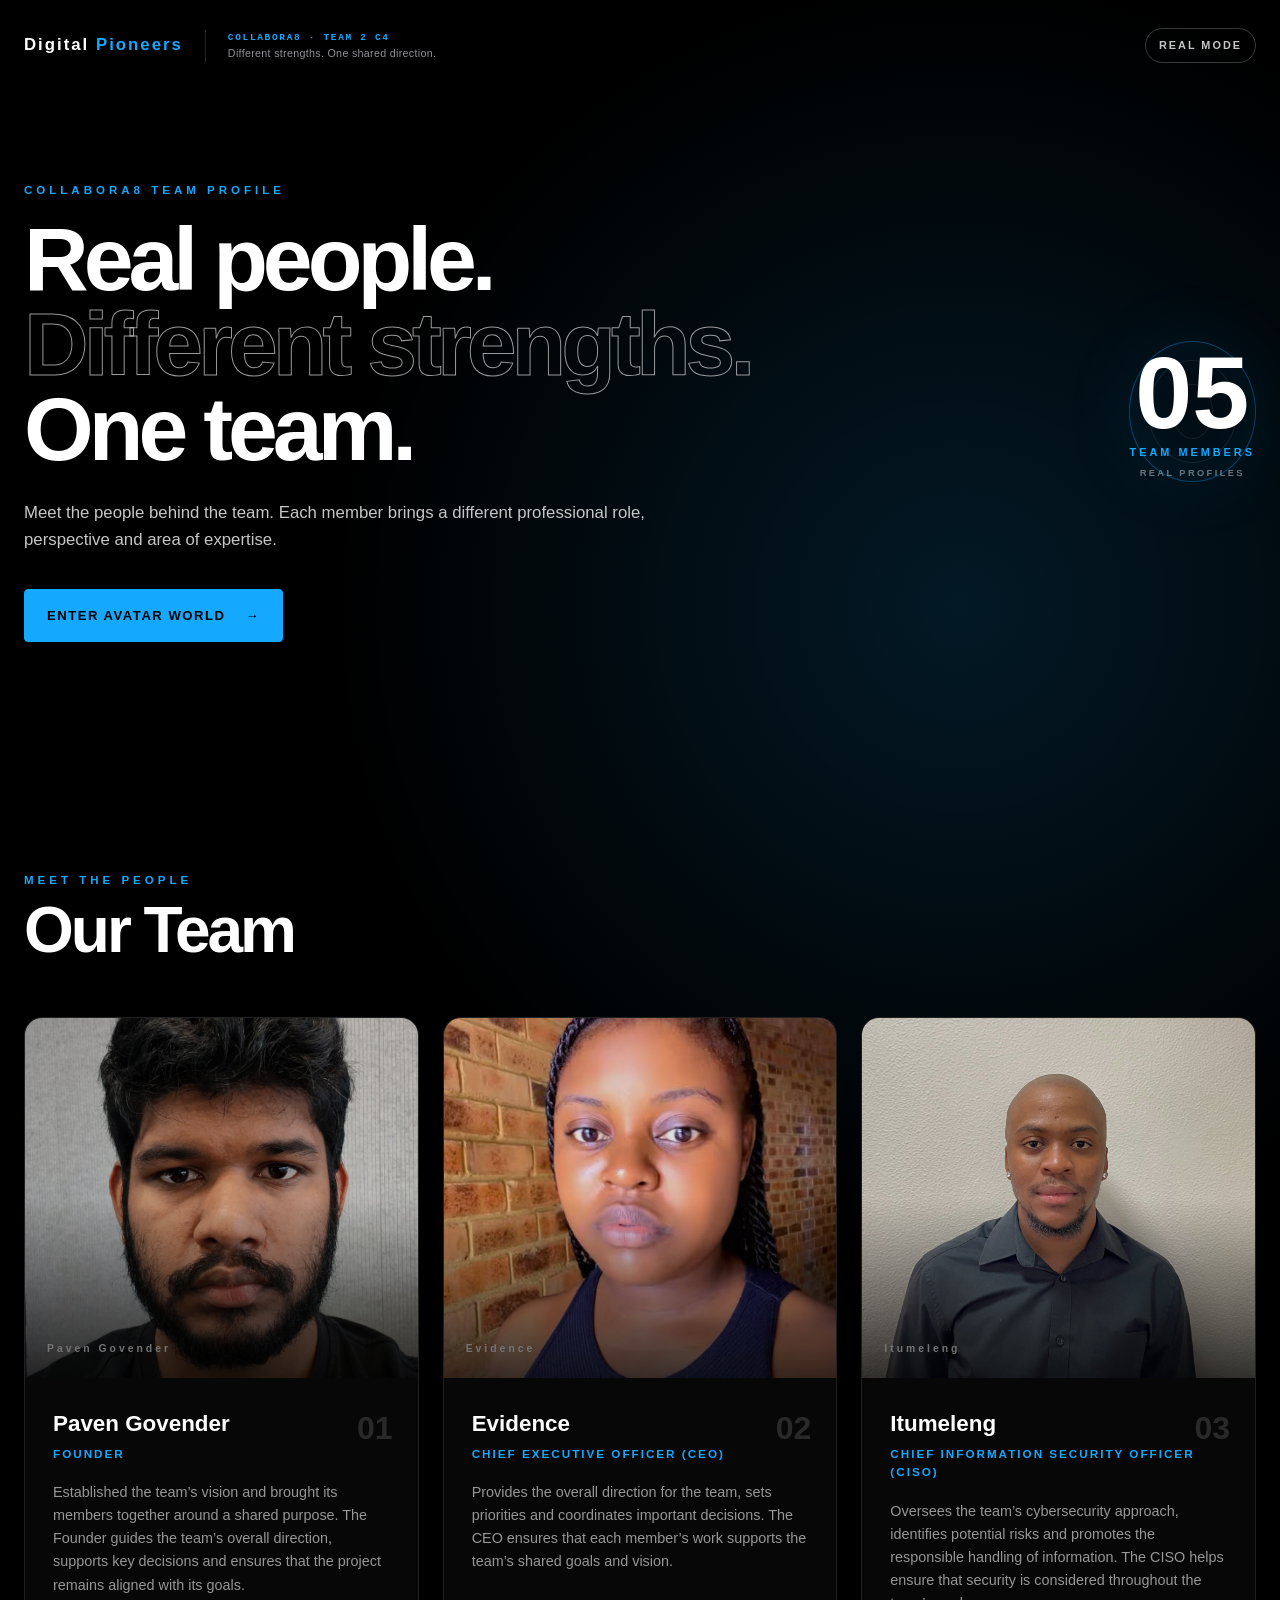
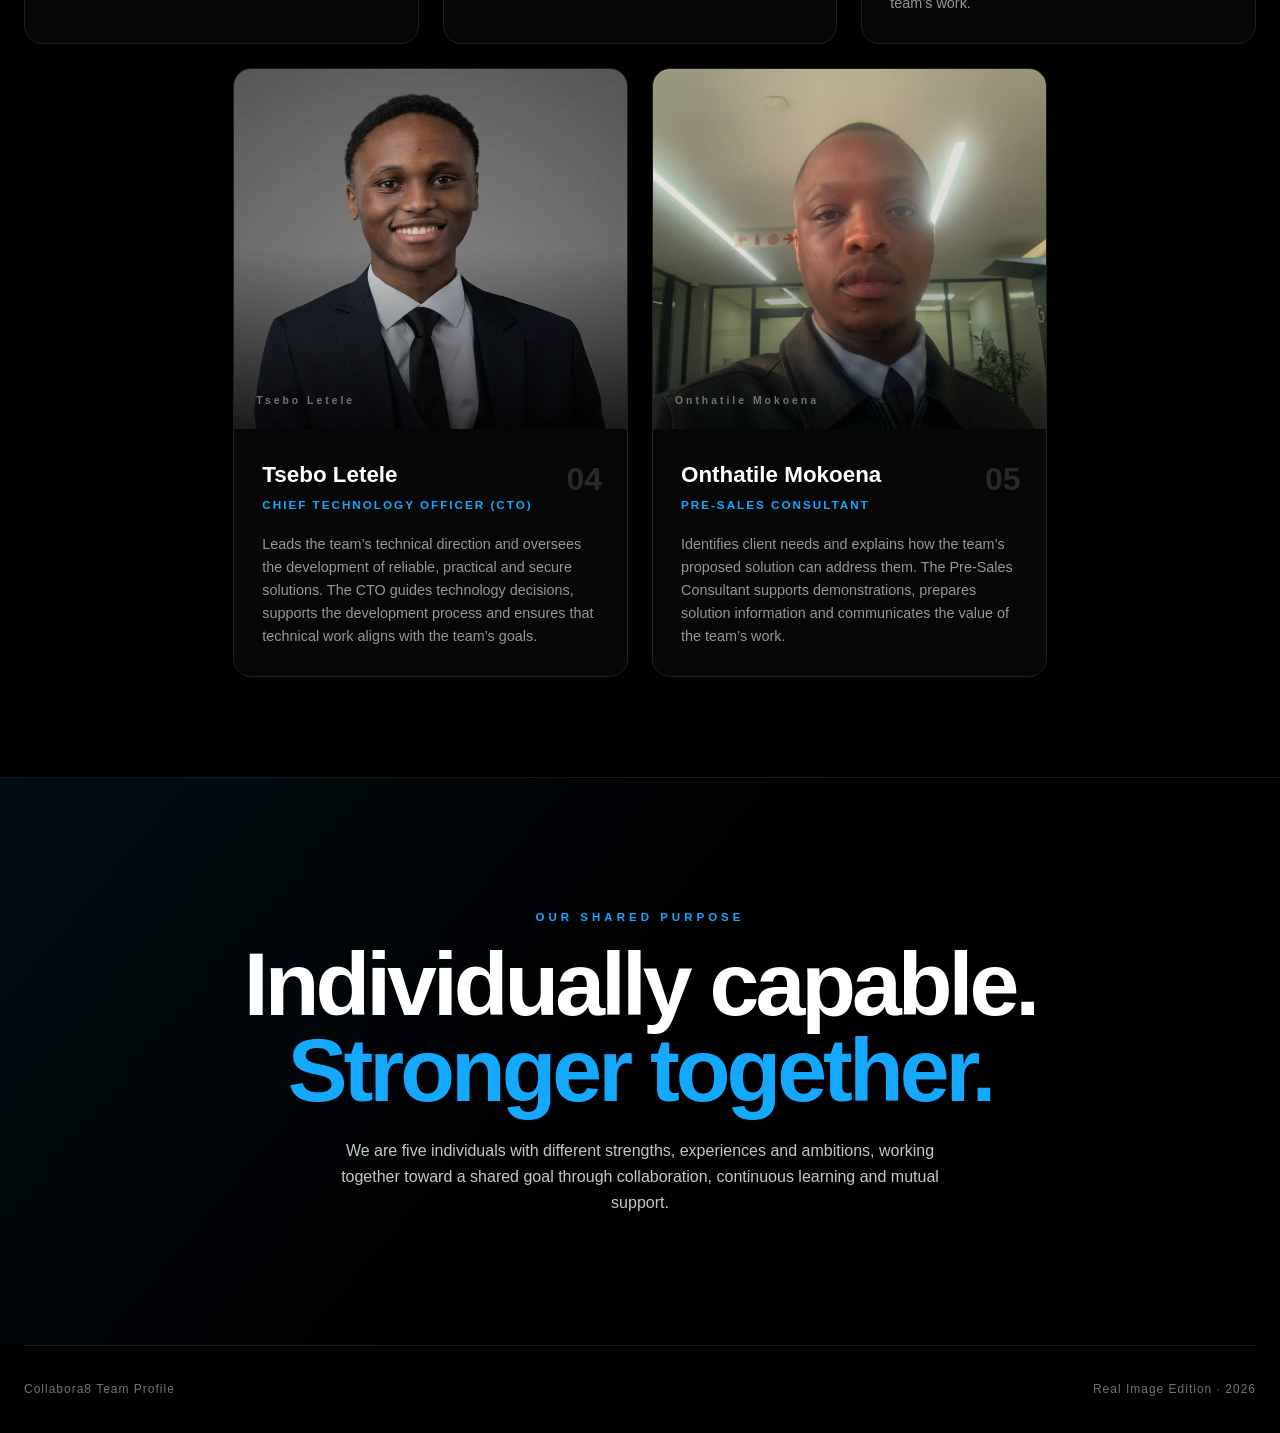
<file: index.html>
<!DOCTYPE html>
<html lang="en">
<head>
    <meta charset="UTF-8">
    <meta name="viewport" content="width=device-width, initial-scale=1.0">

    <script>
        (() => {
            document.documentElement.classList.add("js");

            try {
                const key = "collabora8:pixel-transition";
                const pending = JSON.parse(sessionStorage.getItem(key));
                const currentPath = decodeURIComponent(location.pathname)
                    .replace(/\\/g, "/")
                    .toLowerCase();
                const targetPath = decodeURIComponent(pending?.target || "")
                    .replace(/\\/g, "/")
                    .toLowerCase();
                const isFresh = Date.now() - pending.createdAt < 10000;

                if (isFresh && currentPath === targetPath) {
                    document.documentElement.classList.add("is-transition-arrival");
                }
            } catch (error) {
                // A normal page load does not need an arrival cover.
            }
        })();
    </script>

    <title>Our Team | Real World</title>

    <link rel="stylesheet" href="css/base.css">
    <link rel="stylesheet" href="css/real-team.css">
</head>

<body class="real-page">

    <nav class="navbar">
        <div class="team-identity">
            <a class="brand" href="index.html">
                Digital <span>Pioneers</span>
            </a>

            <div class="team-identity-copy">
                <p>COLLABORA8 &middot; TEAM 2 C4</p>
                <span>Different strengths. One shared direction.</span>
            </div>
        </div>

        <div class="mode-label">
            REAL MODE
        </div>
    </nav>

    <header class="real-hero">
        <div class="hero-copy">
            <p class="eyebrow">COLLABORA8 TEAM PROFILE</p>

            <h1>
                Real people.<br>
                <span>Different strengths.</span><br>
                One team.
            </h1>

            <p class="hero-description">
                Meet the people behind the team. Each member brings a different
                professional role, perspective and area of expertise.
            </p>

            <a class="primary-button page-transition" href="avatars.html">
                Enter Avatar World
                <span aria-hidden="true">&rarr;</span>
            </a>
        </div>

        <div class="hero-decoration" aria-hidden="true">
            <span>05</span>
            <p>TEAM MEMBERS</p>
            <small>REAL PROFILES</small>
        </div>
    </header>

    <main>
        <section class="members-section">
            <div class="section-heading">
                <div>
                    <p class="eyebrow">MEET THE PEOPLE</p>
                    <h2>Our Team</h2>
                </div>
            </div>

            <div class="real-team-grid">

                <article class="real-member-card">
                    <div class="real-photo-placeholder">
    <img
        src="images/real/Paven-real.jpeg"
        alt="Photograph of Paven"
    >

    <span class="placeholder-label">Paven Govender</span>
</div>

                    <div class="real-member-details">
                        <p class="member-number">01</p>
                        <h3>Paven Govender</h3>
                        <p class="member-role">Founder</p>
                        <p class="member-description">
                            Established the team’s vision and brought its members together
                            around a shared purpose. The Founder guides the team’s overall
                            direction, supports key decisions and ensures that the project
                            remains aligned with its goals.
                        </p>
                    </div>
                </article>

                <article class="real-member-card">
                   <div class="real-photo-placeholder">
    <img
        src="images/real/Evidence-real.jpeg"
        alt="Photograph of Evidence"
    >

    <span class="placeholder-label">Evidence</span>
</div>

                    <div class="real-member-details">
                        <p class="member-number">02</p>
                        <h3>Evidence</h3>
                        <p class="member-role">Chief Executive Officer (CEO)</p>
                        <p class="member-description">
                            Provides the overall direction for the team, sets priorities
                            and coordinates important decisions. The CEO ensures that each
                            member’s work supports the team’s shared goals and vision.
                        </p>
                    </div>
                </article>

                <article class="real-member-card">
                    <div class="real-photo-placeholder">
    <img
        src="images/real/Itu -real.jpeg"
        alt="Photograph of Itumeleng"
    >

    <span class="placeholder-label">Itumeleng</span>
</div>

                    <div class="real-member-details">
                        <p class="member-number">03</p>
                        <h3>Itumeleng</h3>
                        <p class="member-role">Chief Information Security Officer (CISO)</p>
                        <p class="member-description">
                            Oversees the team’s cybersecurity approach, identifies potential
                            risks and promotes the responsible handling of information. The
                            CISO helps ensure that security is considered throughout the
                            team’s work.
                        </p>
                    </div>
                </article>

                <article class="real-member-card">
                    <div class="real-photo-placeholder">
    <img
        src="images/real/Tsebo-real.jpeg"
        alt="Photograph of Tsebo Letele"
    >

    <span class="placeholder-label">Tsebo Letele</span>
</div>

                    <div class="real-member-details">
                        <p class="member-number">04</p>
                        <h3>Tsebo Letele</h3>
                        <p class="member-role">Chief Technology Officer (CTO)</p>
                        <p class="member-description">
                            Leads the team’s technical direction and oversees the development
                            of reliable, practical and secure solutions. The CTO guides
                            technology decisions, supports the development process and ensures
                            that technical work aligns with the team’s goals.
                        </p>
                    </div>
                </article>

                <article class="real-member-card">
                    <div class="real-photo-placeholder">
    <img
        src="images/real/onta - real.jpeg"
        alt="Photograph of Onthatile Mokoena"
    >

    <span class="placeholder-label">Onthatile Mokoena</span>
</div>

                    <div class="real-member-details">
                        <p class="member-number">05</p>
                        <h3>Onthatile Mokoena</h3>
                        <p class="member-role">Pre-Sales Consultant</p>
                        <p class="member-description">
                            Identifies client needs and explains how the team’s proposed
                            solution can address them. The Pre-Sales Consultant supports
                            demonstrations, prepares solution information and communicates
                            the value of the team’s work.
                        </p>
                    </div>
                </article>

            </div>
        </section>

        <section class="real-closing-section">
            <p class="eyebrow">OUR SHARED PURPOSE</p>

            <h2>
                Individually capable.<br>
                <span>Stronger together.</span>
            </h2>

            <p>
                We are five individuals with different strengths, experiences
                and ambitions, working together toward a shared goal through
                collaboration, continuous learning and mutual support.
            </p>
        </section>
    </main>

    <footer>
        <p>Collabora8 Team Profile</p>
        <p>Real Image Edition &middot; 2026</p>
    </footer>

    <script src="js/transition.js"></script>
</body>
</html>
</file>
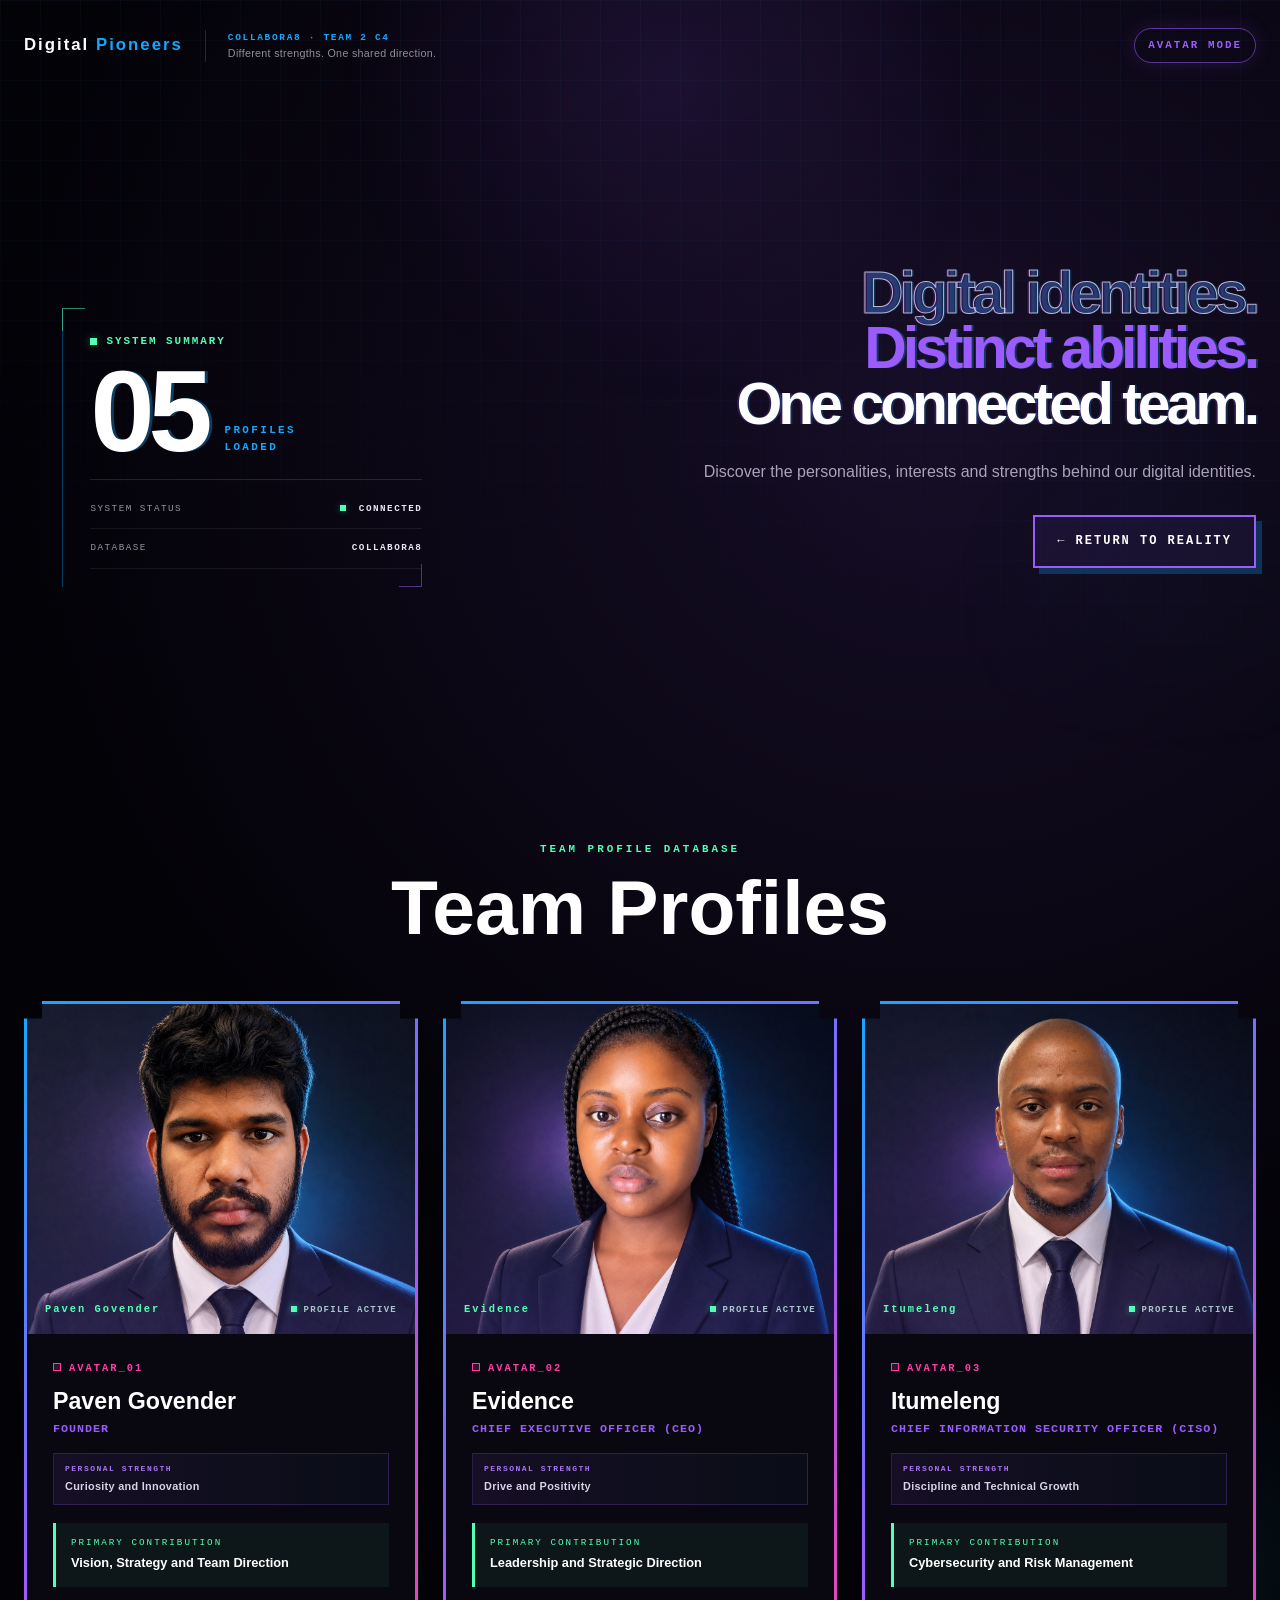
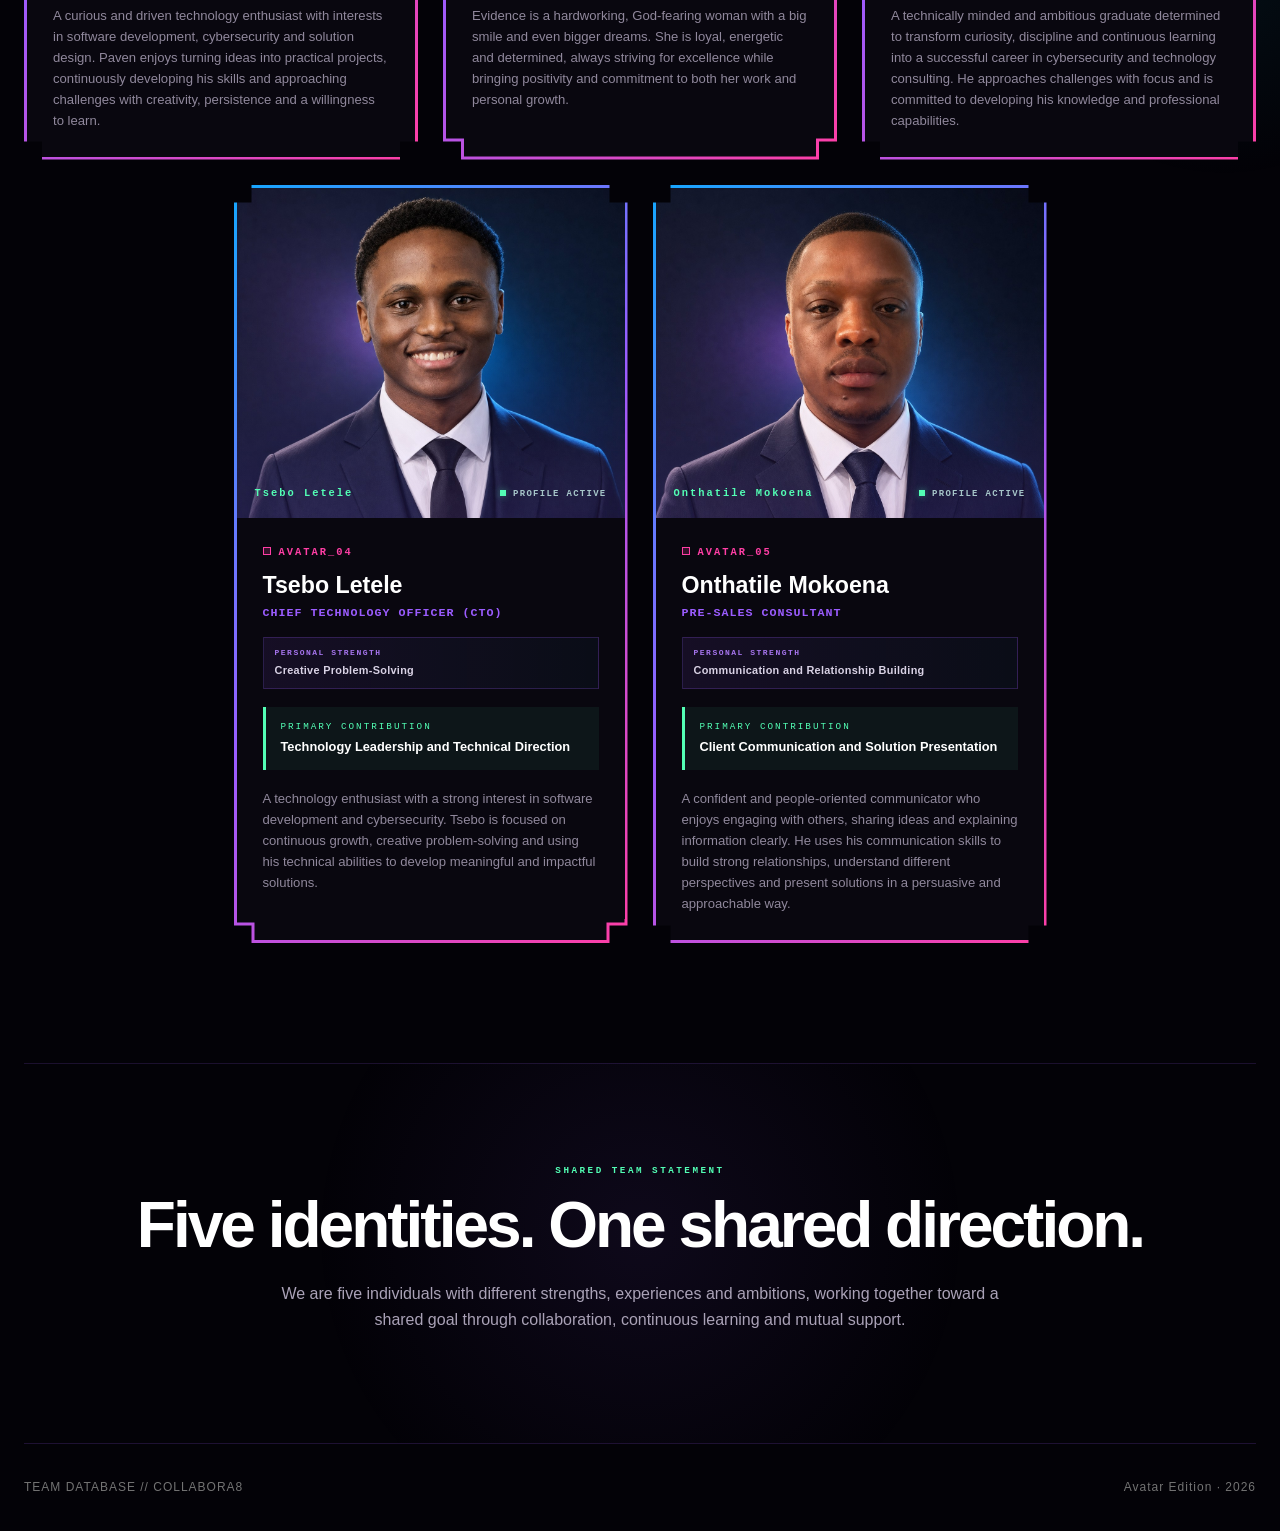
<file: avatars.html>
<!DOCTYPE html>
<html lang="en">
<head>
    <meta charset="UTF-8">
    <meta name="viewport" content="width=device-width, initial-scale=1.0">

    <script>
        (() => {
            document.documentElement.classList.add("js");

            try {
                const key = "collabora8:pixel-transition";
                const pending = JSON.parse(sessionStorage.getItem(key));
                const currentPath = decodeURIComponent(location.pathname)
                    .replace(/\\/g, "/")
                    .toLowerCase();
                const targetPath = decodeURIComponent(pending?.target || "")
                    .replace(/\\/g, "/")
                    .toLowerCase();
                const isFresh = Date.now() - pending.createdAt < 10000;

                if (isFresh && currentPath === targetPath) {
                    document.documentElement.classList.add("is-transition-arrival");
                }
            } catch (error) {
                // A normal page load does not need an arrival cover.
            }
        })();
    </script>

    <title>Our Team | Avatar World</title>

    <link rel="stylesheet" href="css/base.css">
    <link rel="stylesheet" href="css/avatar-team.css">
</head>

<body class="avatar-page">

    <div class="pixel-grid-background" aria-hidden="true"></div>

    <nav class="navbar avatar-navbar">
        <div class="team-identity">
            <a class="brand" href="avatars.html">
                Digital <span>Pioneers</span>
            </a>

            <div class="team-identity-copy">
                <p>COLLABORA8 &middot; TEAM 2 C4</p>
                <span>Different strengths. One shared direction.</span>
            </div>
        </div>

        <div class="mode-label avatar-mode-label">
            AVATAR MODE
        </div>
    </nav>

    <header class="avatar-hero">
        <aside class="avatar-system-panel" aria-label="Team profile system summary">
            <p class="avatar-system-text">
                <span aria-hidden="true"></span>
                SYSTEM SUMMARY
            </p>

            <div class="avatar-profile-count">
                <strong>05</strong>
                <p>PROFILES<br>LOADED</p>
            </div>

            <div class="avatar-system-records">
                <div>
                    <span>SYSTEM STATUS</span>
                    <strong>
                        <i aria-hidden="true"></i>
                        CONNECTED
                    </strong>
                </div>

                <div>
                    <span>DATABASE</span>
                    <strong>COLLABORA8</strong>
                </div>
            </div>
        </aside>

        <div class="avatar-hero-copy">
            <h1>
                <span class="avatar-heading-outline">Digital identities.</span>
                <span class="avatar-heading-colour">Distinct abilities.</span>
                <span class="avatar-heading-solid">One connected team.</span>
            </h1>

            <p class="avatar-introduction">
                Discover the personalities, interests and strengths behind our
                digital identities.
            </p>

            <a class="pixel-button page-transition" href="index.html">
                &larr; Return to Reality
            </a>
        </div>
    </header>

    <main>
        <section class="avatar-selection-section">
            <div class="selection-heading">
                <p>TEAM PROFILE DATABASE</p>
                <h2>Team Profiles</h2>
            </div>

            <div class="avatar-grid">

                <article class="avatar-card">
                    <div class="avatar-image-placeholder">
    <img
        src="images/avatars/Paven-AI-v2.jpeg"
        alt="AI avatar of Paven Govender"
    >

    <span class="avatar-code">Paven Govender</span>
    <span class="avatar-status">Profile Active</span>
</div>

                    <div class="avatar-information">
                        <p class="player-number">AVATAR_01</p>
                        <h3>Paven Govender</h3>
                        <p class="avatar-role">Founder</p>

                        <p class="profile-strength-tag">
                            <span>PERSONAL STRENGTH</span>
                            Curiosity and Innovation
                        </p>

                        <div class="ability">
                            <span>PRIMARY CONTRIBUTION</span>
                            <strong>Vision, Strategy and Team Direction</strong>
                        </div>

                        <p class="avatar-description">
                            A curious and driven technology enthusiast with interests in
                            software development, cybersecurity and solution design. Paven
                            enjoys turning ideas into practical projects, continuously
                            developing his skills and approaching challenges with creativity,
                            persistence and a willingness to learn.
                        </p>
                    </div>
                </article>

                <article class="avatar-card">
                    <div class="avatar-image-placeholder">
    <img
        src="images/avatars/Evidence-AI-v2.jpeg"
        alt="AI avatar of Evidence"
    >

    <span class="avatar-code">Evidence</span>
    <span class="avatar-status">Profile Active</span>
</div>

                    <div class="avatar-information">
                        <p class="player-number">AVATAR_02</p>
                        <h3>Evidence</h3>
                        <p class="avatar-role">Chief Executive Officer (CEO)</p>

                        <p class="profile-strength-tag">
                            <span>PERSONAL STRENGTH</span>
                            Drive and Positivity
                        </p>

                        <div class="ability">
                            <span>PRIMARY CONTRIBUTION</span>
                            <strong>Leadership and Strategic Direction</strong>
                        </div>

                        <p class="avatar-description">
                            Evidence is a hardworking, God-fearing woman with a big smile
                            and even bigger dreams. She is loyal, energetic and determined,
                            always striving for excellence while bringing positivity and
                            commitment to both her work and personal growth.
                        </p>
                    </div>
                </article>

                <article class="avatar-card">
                    <div class="avatar-image-placeholder">
    <img
        src="images/avatars/Itumeleng-AI-v2.jpeg"
        alt="AI avatar of Itumeleng"
    >

    <span class="avatar-code">Itumeleng</span>
    <span class="avatar-status">Profile Active</span>
</div>

                    <div class="avatar-information">
                        <p class="player-number">AVATAR_03</p>
                        <h3>Itumeleng</h3>
                        <p class="avatar-role">Chief Information Security Officer (CISO)</p>

                        <p class="profile-strength-tag">
                            <span>PERSONAL STRENGTH</span>
                            Discipline and Technical Growth
                        </p>

                        <div class="ability">
                            <span>PRIMARY CONTRIBUTION</span>
                            <strong>Cybersecurity and Risk Management</strong>
                        </div>

                        <p class="avatar-description">
                            A technically minded and ambitious graduate determined to
                            transform curiosity, discipline and continuous learning into a
                            successful career in cybersecurity and technology consulting.
                            He approaches challenges with focus and is committed to
                            developing his knowledge and professional capabilities.
                        </p>
                    </div>
                </article>

                <article class="avatar-card">
                    <div class="avatar-image-placeholder">
    <img
        src="images/avatars/Tsebo-AI-v2.jpeg"
        alt="AI avatar of Tsebo Letele"
    >

    <span class="avatar-code">Tsebo Letele</span>
    <span class="avatar-status">Profile Active</span>
</div>

                    <div class="avatar-information">
                        <p class="player-number">AVATAR_04</p>
                        <h3>Tsebo Letele</h3>
                        <p class="avatar-role">Chief Technology Officer (CTO)</p>

                        <p class="profile-strength-tag">
                            <span>PERSONAL STRENGTH</span>
                            Creative Problem-Solving
                        </p>

                        <div class="ability">
                            <span>PRIMARY CONTRIBUTION</span>
                            <strong>Technology Leadership and Technical Direction</strong>
                        </div>

                        <p class="avatar-description">
                            A technology enthusiast with a strong interest in software
                            development and cybersecurity. Tsebo is focused on continuous
                            growth, creative problem-solving and using his technical abilities
                            to develop meaningful and impactful solutions.
                        </p>
                    </div>
                </article>

                <article class="avatar-card">
                    <div class="avatar-image-placeholder">
    <img
        src="images/avatars/Onthatile-AI-v2.jpeg"
        alt="AI avatar of Onthatile Mokoena"
    >

    <span class="avatar-code">Onthatile Mokoena</span>
    <span class="avatar-status">Profile Active</span>
</div>

                    <div class="avatar-information">
                        <p class="player-number">AVATAR_05</p>
                        <h3>Onthatile Mokoena</h3>
                        <p class="avatar-role">Pre-Sales Consultant</p>

                        <p class="profile-strength-tag">
                            <span>PERSONAL STRENGTH</span>
                            Communication and Relationship Building
                        </p>

                        <div class="ability">
                            <span>PRIMARY CONTRIBUTION</span>
                            <strong>Client Communication and Solution Presentation</strong>
                        </div>

                        <p class="avatar-description">
                            A confident and people-oriented communicator who enjoys engaging
                            with others, sharing ideas and explaining information clearly. He
                            uses his communication skills to build strong relationships,
                            understand different perspectives and present solutions in a
                            persuasive and approachable way.
                        </p>
                    </div>
                </article>

            </div>
        </section>

        <section class="avatar-closing-section">
            <p>SHARED TEAM STATEMENT</p>
            <h2>Five identities. One shared direction.</h2>
            <p>
                We are five individuals with different strengths, experiences
                and ambitions, working together toward a shared goal through
                collaboration, continuous learning and mutual support.
            </p>
        </section>
    </main>

    <footer class="avatar-footer">
        <p>TEAM DATABASE // COLLABORA8</p>
        <p>Avatar Edition &middot; 2026</p>
    </footer>

    <script src="js/transition.js"></script>
</body>
</html>
</file>
<file: css/base.css>
:root {
    --black: #000000;
    --almost-black: #070707;
    --panel-black: #0d0d0d;

    --white: #ffffff;
    --light-grey: #c6c6c6;
    --dark-grey: #737373;

    --blue: #14a8ff;
    --deep-blue: #005eff;
    --purple: #9b5cff;
    --pink: #ff3ea5;

    --page-width: 1240px;
}

* {
    box-sizing: border-box;
    margin: 0;
    padding: 0;
}

html {
    scroll-behavior: smooth;

    background: var(--black);
}

body {
    min-height: 100vh;
    overflow-x: hidden;

    background: var(--black);
    color: var(--white);

    font-family: Arial, Helvetica, sans-serif;
    line-height: 1.6;
}

a {
    color: inherit;
    text-decoration: none;
}

button,
a {
    -webkit-tap-highlight-color: transparent;
}

a:focus-visible,
button:focus-visible {
    outline: 3px solid var(--white);
    outline-offset: 4px;
}

.navbar {
    position: relative;
    z-index: 20;

    display: flex;
    align-items: center;
    justify-content: space-between;

    width: min(var(--page-width), calc(100% - 48px));
    margin: 0 auto;
    padding: 28px 0;
}

.team-identity {
    display: flex;
    align-items: center;
    gap: 22px;

    min-width: 0;
}

.brand {
    font-size: 1.05rem;
    font-weight: 900;
    letter-spacing: 2px;
}

.brand span {
    color: var(--blue);
}

.team-identity-copy {
    padding-left: 22px;

    border-left: 1px solid rgba(255, 255, 255, 0.14);
}

.team-identity-copy p,
.team-identity-copy span {
    display: block;
}

.team-identity-copy p {
    color: var(--blue);

    font-family: "Courier New", Courier, monospace;
    font-size: 0.59rem;
    font-weight: 900;
    letter-spacing: 1.7px;
}

.team-identity-copy span {
    color: #8f8f95;

    font-size: 0.67rem;
    letter-spacing: 0.3px;
    white-space: nowrap;
}

.mode-label {
    padding: 8px 13px;

    border: 1px solid rgba(255, 255, 255, 0.22);
    border-radius: 100px;

    color: var(--light-grey);

    font-size: 0.68rem;
    font-weight: 800;
    letter-spacing: 2px;
}

.eyebrow {
    color: var(--blue);

    font-size: 0.72rem;
    font-weight: 800;
    letter-spacing: 4px;
}

.primary-button {
    display: inline-flex;
    align-items: center;
    gap: 20px;

    padding: 15px 22px;

    border: 1px solid var(--blue);
    border-radius: 4px;

    background: var(--blue);
    color: var(--black);

    font-size: 0.82rem;
    font-weight: 900;
    letter-spacing: 1.5px;
    text-transform: uppercase;

    transition:
        transform 180ms ease,
        box-shadow 180ms ease;
}

.primary-button:hover {
    transform: translateY(-3px);

    box-shadow:
        0 0 30px rgba(20, 168, 255, 0.4);
}

footer {
    display: flex;
    justify-content: space-between;

    width: min(var(--page-width), calc(100% - 48px));
    margin: 0 auto;
    padding: 34px 0;

    border-top: 1px solid #1c1c1c;

    color: var(--dark-grey);

    font-size: 0.75rem;
    letter-spacing: 1px;
}

/* Pixel page transition */

html.is-transition-arrival body > :not(.pixel-transition) {
    visibility: hidden;
}

html.is-transition-arrival::before {
    content: "";

    position: fixed;
    z-index: 9998;
    inset: 0;

    background-color: #050813;
    background-image:
        linear-gradient(rgba(80, 123, 163, 0.045) 1px, transparent 1px),
        linear-gradient(90deg, rgba(80, 123, 163, 0.045) 1px, transparent 1px);
    background-size: clamp(54px, 5vw, 78px) clamp(54px, 5vw, 78px);

    pointer-events: none;
}

html.is-transitioning,
html.is-transitioning body {
    overflow: hidden;
}

html.is-transitioning .page-transition {
    pointer-events: none;
}

.pixel-transition {
    position: fixed;
    z-index: 9999;
    inset: 0;

    display: grid;
    grid-template-columns: repeat(var(--pixel-columns), var(--pixel-size));
    grid-template-rows: repeat(var(--pixel-rows), var(--pixel-size));

    width: 100vw;
    height: 100dvh;
    overflow: hidden;

    pointer-events: none;

    background: transparent;
}

.pixel-transition span {
    width: calc(var(--pixel-size) + 1px);
    height: calc(var(--pixel-size) + 1px);

    background: var(--pixel-colour, #050711);
    opacity: 0;
    transform: scale(0.35);
}

.pixel-transition.is-active {
    pointer-events: auto;
}

.pixel-transition.is-revealing span {
    opacity: 1;
    transform: scale(1.03);
}

.pixel-transition.is-covering span {
    animation: pixel-cover 110ms steps(3, end) var(--pixel-delay) both;
}

.pixel-transition.is-revealing.is-active span {
    animation: pixel-reveal 120ms steps(3, end) var(--pixel-delay) both;
}

@keyframes pixel-cover {
    0% {
        opacity: 0;
        transform: scale(0.35);

        background: var(--pixel-edge-colour, #176ca8);
    }

    34% {
        opacity: 1;
        transform: scale(1.03);

        background: var(--pixel-edge-colour, #176ca8);
    }

    100% {
        opacity: 1;
        transform: scale(1.03);

        background: var(--pixel-colour, #050711);
    }
}

@keyframes pixel-reveal {
    0% {
        opacity: 1;
        transform: scale(1.03);

        background: var(--pixel-colour, #050711);
    }

    30%,
    62% {
        opacity: 1;
        transform: scale(1.03);

        background: var(--pixel-edge-colour, #176ca8);
    }

    100% {
        opacity: 0;
        transform: scale(0.35);

        background: var(--pixel-edge-colour, #176ca8);
    }
}

@media (max-width: 700px) {
    .navbar,
    footer {
        width: min(100% - 30px, var(--page-width));
    }

    .navbar {
        align-items: flex-start;
        gap: 14px;
    }

    .team-identity {
        align-items: flex-start;
        flex-direction: column;
        gap: 7px;
    }

    .team-identity-copy {
        padding-left: 0;

        border-left: 0;
    }

    .team-identity-copy span {
        max-width: 215px;

        line-height: 1.35;
        white-space: normal;
    }

    .mode-label {
        flex: 0 0 auto;

        white-space: nowrap;
    }

    footer {
        flex-direction: column;
        gap: 8px;

        text-align: center;
    }

}

@media (prefers-reduced-motion: reduce) {
    *,
    *::before,
    *::after {
        scroll-behavior: auto !important;
        animation-duration: 0.01ms !important;
        animation-iteration-count: 1 !important;
        transition-duration: 0.01ms !important;
    }

    .pixel-transition span {
        animation-delay: 0ms !important;
    }
}
</file>
<file: css/real-team.css>
.real-page {
    background:
        radial-gradient(
            circle at 75% 20%,
            rgba(20, 168, 255, 0.15),
            transparent 24%
        ),
        #000000;
}

.real-hero {
    display: grid;
    grid-template-columns: 1.4fr 0.6fr;
    align-items: center;
    gap: 60px;

    width: min(var(--page-width), calc(100% - 48px));
    min-height: 680px;
    margin: 0 auto;
    padding: 70px 0 110px;
}

.hero-copy h1 {
    max-width: 900px;
    margin: 18px 0 28px;

    font-size: clamp(3.4rem, 7vw, 7rem);
    line-height: 0.95;
    letter-spacing: -5px;
}

.hero-copy h1 span {
    color: transparent;

    -webkit-text-stroke: 1px rgba(255, 255, 255, 0.6);
}

.hero-description {
    max-width: 650px;
    margin-bottom: 35px;

    color: var(--light-grey);

    font-size: 1.05rem;
}

.hero-decoration {
    position: relative;

    display: flex;
    flex-direction: column;
    align-items: center;
    justify-content: center;

    aspect-ratio: 1;
    max-width: 330px;
    margin-left: auto;

    border: 1px solid rgba(20, 168, 255, 0.35);
    border-radius: 50%;

    box-shadow:
        inset 0 0 60px rgba(20, 168, 255, 0.08),
        0 0 80px rgba(20, 168, 255, 0.08);

    animation: hero-circle-pulse 3s ease-in-out infinite;
}

.hero-decoration::before,
.hero-decoration::after {
    content: "";

    position: absolute;

    border: 1px solid rgba(255, 255, 255, 0.08);
    border-radius: 50%;
}

.hero-decoration::before {
    inset: 18px;
}

.hero-decoration::after {
    inset: 42px;
}

.hero-decoration span {
    font-size: clamp(4rem, 8vw, 7rem);
    font-weight: 900;
    line-height: 1;
}

.hero-decoration p {
    color: var(--blue);

    font-size: 0.68rem;
    font-weight: 900;
    letter-spacing: 3px;
}

.hero-decoration small {
    margin-top: 4px;

    color: rgba(255, 255, 255, 0.42);

    font-size: 0.58rem;
    font-weight: 800;
    letter-spacing: 2.4px;
}

@keyframes hero-circle-pulse {
    50% {
        transform: scale(1.025);

        box-shadow:
            inset 0 0 75px rgba(20, 168, 255, 0.12),
            0 0 100px rgba(20, 168, 255, 0.14);
    }
}

.members-section {
    width: min(var(--page-width), calc(100% - 48px));
    margin: 0 auto;
    padding: 100px 0;
}

.section-heading {
    display: flex;
    align-items: end;
    justify-content: space-between;
    gap: 40px;

    margin-bottom: 55px;
}

.section-heading h2 {
    margin-top: 8px;

    font-size: clamp(2.5rem, 5vw, 4.6rem);
    line-height: 1;
    letter-spacing: -3px;
}

.section-description {
    max-width: 430px;

    color: var(--dark-grey);
}

.real-team-grid {
    display: grid;
    grid-template-columns: repeat(6, 1fr);
    gap: 24px;
}

.real-member-card {
    position: relative;
    grid-column: span 2;

    overflow: hidden;

    border: 1px solid #202020;
    border-radius: 18px;

    background: var(--almost-black);

    transition:
        border-color 250ms ease,
        transform 250ms ease,
        box-shadow 250ms ease;
}

.real-member-card:nth-child(4) {
    grid-column: 2 / span 2;
}

.real-member-card:nth-child(5) {
    grid-column: 4 / span 2;
}

.real-member-card::before {
    content: "";

    position: absolute;
    z-index: 4;
    inset: 0;

    border-radius: inherit;

    background:
        linear-gradient(
            90deg,
            transparent,
            rgba(20, 168, 255, 0.5),
            transparent
        );

    opacity: 0;
    pointer-events: none;
}

.real-member-card:hover {
    border-color: var(--blue);

    transform: translateY(-8px);

    box-shadow:
        0 24px 55px rgba(0, 0, 0, 0.6),
        0 0 28px rgba(20, 168, 255, 0.13);
}

.real-member-card:hover::before {
    animation: border-flash 800ms ease;
}

@keyframes border-flash {
    0% {
        opacity: 0;
        transform: translateX(-100%);
    }

    40% {
        opacity: 0.35;
    }

    100% {
        opacity: 0;
        transform: translateX(100%);
    }
}

.real-photo-placeholder {
    position: relative;

    display: flex;
    align-items: center;
    justify-content: center;

    height: 360px;
    overflow: hidden;

    background:
        linear-gradient(
            145deg,
            #181818,
            #050505
        );
}

.real-photo-placeholder::after {
    content: "";

    position: absolute;
    inset: 0;

    background:
        linear-gradient(
            to top,
            rgba(0, 0, 0, 0.75),
            transparent 50%
        );
}

.placeholder-person {
    position: relative;

    width: 175px;
    height: 230px;

    opacity: 0.16;
}

.placeholder-head {
    position: absolute;
    top: 0;
    left: 50%;

    width: 105px;
    height: 105px;

    border-radius: 50%;

    background: white;

    transform: translateX(-50%);
}

.placeholder-body {
    position: absolute;
    bottom: 0;
    left: 50%;

    width: 175px;
    height: 120px;

    border-radius: 90px 90px 20px 20px;

    background: white;

    transform: translateX(-50%);
}

.placeholder-label {
    position: absolute;
    z-index: 2;
    bottom: 20px;
    left: 22px;

    color: var(--dark-grey);

    font-size: 0.65rem;
    font-weight: 900;
    letter-spacing: 3px;
}

.real-photo-placeholder img {
    display: block;

    width: 100%;
    height: 100%;

    filter: brightness(0.88);

    object-fit: cover;
    object-position: center;

    transition:
        filter 250ms ease,
        transform 350ms ease;
}

.real-member-card:hover .real-photo-placeholder img {
    filter: brightness(0.98);
    transform: scale(1.012);
}

.real-member-details {
    position: relative;
    padding: 28px;
}

.member-number {
    position: absolute;
    top: 25px;
    right: 25px;

    color: #292929;

    font-size: 2rem;
    font-weight: 900;
}

.real-member-details h3 {
    margin-bottom: 3px;

    font-size: 1.4rem;
}

.member-role {
    margin-bottom: 18px;

    color: var(--blue);

    font-size: 0.73rem;
    font-weight: 900;
    letter-spacing: 2px;
    text-transform: uppercase;
}

.member-description {
    color: #969696;
    font-size: 0.9rem;
}

.real-closing-section {
    padding: 130px 24px;

    border-top: 1px solid #181818;

    background:
        linear-gradient(
            130deg,
            rgba(20, 168, 255, 0.08),
            transparent 50%
        );

    text-align: center;
}

.real-closing-section h2 {
    margin: 15px 0 25px;

    font-size: clamp(2.8rem, 7vw, 6.5rem);
    line-height: 0.96;
    letter-spacing: -4px;
}

.real-closing-section h2 span {
    color: var(--blue);
}

.real-closing-section > p:last-child {
    max-width: 620px;
    margin: 0 auto;

    color: var(--light-grey);
}

@media (max-width: 950px) {
    .real-hero {
        grid-template-columns: 1fr;
    }

    .hero-decoration {
        width: 240px;
        margin: 10px auto 0;
    }

    .real-team-grid {
        grid-template-columns: repeat(2, 1fr);
    }

    .real-member-card,
    .real-member-card:nth-child(4),
    .real-member-card:nth-child(5) {
        grid-column: auto;
    }

    .real-member-card:last-child {
        grid-column: 1 / -1;
        width: calc(50% - 12px);
        justify-self: center;
    }
}

@media (max-width: 650px) {
    .real-hero,
    .members-section {
        width: min(100% - 30px, var(--page-width));
    }

    .real-hero {
        min-height: auto;
        padding: 75px 0 100px;
    }

    .hero-decoration {
        width: 205px;
        margin-top: 8px;
    }

    .hero-copy h1 {
        letter-spacing: -3px;
    }

    .section-heading {
        align-items: start;
        flex-direction: column;
    }

    .real-team-grid {
        grid-template-columns: 1fr;
    }

    .real-member-card,
    .real-member-card:last-child {
        grid-column: auto;
        width: 100%;
    }

    .real-photo-placeholder {
        height: 330px;
    }

}
</file>
<file: css/avatar-team.css>
.avatar-page {
    position: relative;
    isolation: isolate;

    background:
        radial-gradient(
            circle at 73% 13%,
            rgba(122, 76, 205, 0.16),
            transparent 32%
        ),
        #030207;

    font-family: Arial, Helvetica, sans-serif;
}

.pixel-grid-background {
    position: fixed;
    z-index: 0;
    inset: -40px 0;

    overflow: hidden;

    background-image:
        linear-gradient(
            rgba(66, 172, 235, 0.045) 1px,
            transparent 1px
        ),
        linear-gradient(
            90deg,
            rgba(66, 172, 235, 0.045) 1px,
            transparent 1px
        );

    background-size: 40px 40px;

    -webkit-mask-image:
        linear-gradient(
            to bottom,
            black,
            transparent 85%
        );
    mask-image:
        linear-gradient(
            to bottom,
            black,
            transparent 85%
        );

    pointer-events: none;

    animation: grid-drift 20s linear infinite;
}

.pixel-grid-background::before {
    content: "";

    position: absolute;
    inset: 0;

    background:
        radial-gradient(
            circle at 52% 13%,
            rgba(135, 78, 231, 0.14),
            transparent 30%
        ),
        radial-gradient(
            circle at 92% 67%,
            rgba(29, 198, 208, 0.08),
            transparent 18%
        );
}

.pixel-grid-background::after {
    content: "";

    position: absolute;
    top: -24vh;
    right: 0;
    left: 0;

    height: 20vh;

    background:
        linear-gradient(
            to bottom,
            transparent,
            rgba(74, 190, 238, 0.035),
            transparent
        );

    animation: background-system-scan 8s linear infinite;
}

.ai-neural-field {
    position: fixed;
    z-index: 0;
    inset: 0;

    overflow: hidden;

    pointer-events: none;
}

.ai-neural-field::before {
    content: "";

    position: absolute;
    top: 90px;
    right: 2vw;

    width: min(52vw, 760px);
    aspect-ratio: 1.55;

    background:
        radial-gradient(circle at 12% 61%, rgba(76, 220, 241, 0.8) 0 2px, transparent 3px),
        radial-gradient(circle at 28% 32%, rgba(156, 92, 255, 0.78) 0 2px, transparent 3px),
        radial-gradient(circle at 46% 53%, rgba(76, 220, 241, 0.72) 0 2px, transparent 3px),
        radial-gradient(circle at 63% 22%, rgba(156, 92, 255, 0.68) 0 2px, transparent 3px),
        radial-gradient(circle at 76% 58%, rgba(76, 220, 241, 0.66) 0 2px, transparent 3px),
        radial-gradient(circle at 91% 38%, rgba(156, 92, 255, 0.72) 0 2px, transparent 3px);

    opacity: 0.42;
    filter: drop-shadow(0 0 6px rgba(84, 185, 255, 0.34));
}

.ai-neural-field::after {
    content: "";

    position: absolute;
    top: 118px;
    right: 3vw;

    width: min(49vw, 720px);
    aspect-ratio: 1.7;

    background:
        linear-gradient(27deg, transparent 35%, rgba(69, 196, 231, 0.08) 35.2%, rgba(69, 196, 231, 0.08) 35.5%, transparent 35.7%),
        linear-gradient(151deg, transparent 51%, rgba(155, 92, 255, 0.075) 51.2%, rgba(155, 92, 255, 0.075) 51.5%, transparent 51.7%),
        linear-gradient(8deg, transparent 67%, rgba(69, 196, 231, 0.065) 67.2%, rgba(69, 196, 231, 0.065) 67.5%, transparent 67.7%);

    -webkit-mask-image: radial-gradient(ellipse, black 5%, transparent 73%);
    mask-image: radial-gradient(ellipse, black 5%, transparent 73%);
}

.avatar-page > nav,
.avatar-page > header,
.avatar-page > main,
.avatar-page > footer {
    position: relative;
    z-index: 1;
}

@keyframes grid-drift {
    to {
        background-position: 40px 40px;
    }
}

@keyframes background-system-scan {
    0% {
        opacity: 0;
        transform: translateY(0);
    }

    10%,
    80% {
        opacity: 1;
    }

    100% {
        opacity: 0;
        transform: translateY(145vh);
    }
}

.avatar-mode-label {
    border-color: rgba(155, 92, 255, 0.55);
    color: var(--purple);

    box-shadow:
        0 0 20px rgba(155, 92, 255, 0.15);

    font-family: "Courier New", Courier, monospace;
}

.avatar-hero {
    display: grid;
    grid-template-columns: minmax(250px, 0.38fr) minmax(0, 0.62fr);
    align-items: center;
    gap: clamp(45px, 7vw, 100px);

    width: min(var(--page-width), calc(100% - 48px));
    min-height: 680px;
    margin: 0 auto;
    padding: 80px 0 110px;
}

.avatar-system-panel {
    position: relative;

    width: min(100%, 360px);
    margin: 62px 0 0 clamp(20px, 3vw, 42px);
    padding: 25px 0 18px 27px;

    border-left: 1px solid rgba(20, 168, 255, 0.36);
}

.avatar-system-panel::before,
.avatar-system-panel::after {
    content: "";

    position: absolute;

    width: 22px;
    height: 22px;

    pointer-events: none;
}

.avatar-system-panel::before {
    top: 0;
    left: -1px;

    border-top: 1px solid rgba(83, 255, 181, 0.52);
    border-left: 1px solid rgba(83, 255, 181, 0.52);
}

.avatar-system-panel::after {
    right: 0;
    bottom: 0;

    border-right: 1px solid rgba(155, 92, 255, 0.5);
    border-bottom: 1px solid rgba(155, 92, 255, 0.5);
}

.avatar-hero-copy {
    display: flex;
    flex-direction: column;
    align-items: flex-end;

    min-width: 0;
}

.avatar-system-text {
    display: flex;
    align-items: center;
    gap: 9px;

    margin-bottom: 18px;

    color: #53ffb5;

    font-size: 0.68rem;
    font-weight: 900;
    letter-spacing: 2px;

    font-family: "Courier New", Courier, monospace;
}

.avatar-system-text > span {
    width: 7px;
    height: 7px;

    background: #53ffb5;

    box-shadow: 0 0 8px rgba(83, 255, 181, 0.38);

    animation: status-pulse 2.4s steps(2, end) infinite;
}

.ai-engine-status {
    display: flex;
    align-items: center;
    gap: 13px;

    margin: 0 0 24px;
    padding: 10px 12px;

    border: 1px solid rgba(108, 186, 242, 0.17);
    background:
        linear-gradient(90deg, rgba(20, 168, 255, 0.07), rgba(155, 92, 255, 0.04));
}

.ai-engine-status p {
    display: flex;
    flex-direction: column;
    gap: 3px;
}

.ai-engine-status p span,
.ai-engine-status p strong {
    font-family: "Courier New", Courier, monospace;
    letter-spacing: 1.4px;
}

.ai-engine-status p span {
    color: #8f879b;
    font-size: 0.52rem;
}

.ai-engine-status p strong {
    color: #dcd7e6;
    font-size: 0.59rem;
}

.ai-core-mark {
    position: relative;

    flex: 0 0 34px;

    width: 34px;
    height: 34px;

    border: 1px solid rgba(89, 220, 239, 0.45);
    border-radius: 50%;

    box-shadow:
        inset 0 0 12px rgba(20, 168, 255, 0.12),
        0 0 12px rgba(155, 92, 255, 0.1);
}

.ai-core-mark::before,
.ai-core-mark::after {
    content: "";

    position: absolute;
    inset: 7px;

    border: 1px solid rgba(155, 92, 255, 0.48);
    border-radius: 50%;
}

.ai-core-mark::after {
    inset: 14px;

    border: 0;
    background: #53ffb5;

    box-shadow: 0 0 7px rgba(83, 255, 181, 0.55);
}

.ai-core-mark i {
    position: absolute;
    z-index: 2;

    width: 4px;
    height: 4px;

    background: #4cdcf1;

    box-shadow: 0 0 5px rgba(76, 220, 241, 0.6);
}

.ai-core-mark i:nth-child(1) {
    top: 2px;
    left: 15px;
}

.ai-core-mark i:nth-child(2) {
    right: 1px;
    bottom: 8px;
}

.ai-core-mark i:nth-child(3) {
    bottom: 5px;
    left: 3px;
}

.avatar-profile-count {
    display: flex;
    align-items: flex-end;
    gap: 18px;

    padding-bottom: 23px;

    border-bottom: 1px solid rgba(255, 255, 255, 0.12);
}

.avatar-profile-count strong {
    color: var(--white);

    font-size: clamp(5.8rem, 9vw, 8.2rem);
    font-weight: 900;
    line-height: 0.76;
    letter-spacing: -6px;

    text-shadow: 3px 0 0 rgba(20, 168, 255, 0.35);
}

.avatar-profile-count p {
    color: var(--blue);

    font-family: "Courier New", Courier, monospace;
    font-size: 0.68rem;
    font-weight: 900;
    line-height: 1.55;
    letter-spacing: 2.4px;
}

.avatar-system-records {
    margin-top: 10px;
}

.avatar-system-records > div {
    display: flex;
    align-items: center;
    justify-content: space-between;
    gap: 20px;

    padding: 12px 0;

    border-bottom: 1px solid rgba(255, 255, 255, 0.07);
}

.avatar-system-records span,
.avatar-system-records strong {
    font-family: "Courier New", Courier, monospace;
    font-size: 0.58rem;
    letter-spacing: 1.5px;
}

.avatar-system-records span {
    color: #9891a2;
}

.avatar-system-records strong {
    color: #ebe5f2;
}

.avatar-system-records i {
    display: inline-block;

    width: 6px;
    height: 6px;
    margin-right: 6px;

    background: #53ffb5;

    box-shadow: 0 0 7px rgba(83, 255, 181, 0.35);
}

.avatar-hero h1 {
    width: 100%;
    max-width: 820px;

    font-size: clamp(2.8rem, 4.6vw, 4.6rem);
    line-height: 0.94;
    letter-spacing: -4px;
    text-align: right;

    text-shadow:
        2px 0 0 rgba(20, 168, 255, 0.22),
        -2px 0 0 rgba(155, 92, 255, 0.2);
}

.js .avatar-page:not(.avatar-interface-ready) .avatar-system-panel,
.js .avatar-page:not(.avatar-interface-ready) .avatar-system-text,
.js .avatar-page:not(.avatar-interface-ready) .avatar-hero h1,
.js .avatar-page:not(.avatar-interface-ready) .avatar-introduction,
.js .avatar-page:not(.avatar-interface-ready) .pixel-button,
.js .avatar-page:not(.avatar-interface-ready) .selection-heading,
.js .avatar-page:not(.avatar-interface-ready) .avatar-card {
    opacity: 0;
}

.avatar-interface-ready .avatar-system-text {
    animation: interface-line-load 220ms steps(3, end) both;
}

.avatar-interface-ready .avatar-system-panel {
    animation: system-panel-load 300ms ease both;
}

.avatar-interface-ready .avatar-hero h1 {
    animation:
        heading-load 420ms 100ms steps(4, end) both,
        heading-signal 10s 2.2s steps(2, end) infinite;
}

.avatar-interface-ready .avatar-introduction,
.avatar-interface-ready .pixel-button {
    animation: interface-content-load 350ms 270ms ease both;
}

.avatar-interface-ready .pixel-button {
    animation-delay: 340ms;
}

.avatar-interface-ready .selection-heading {
    animation: interface-content-load 330ms 420ms ease both;
}

@keyframes interface-line-load {
    0% {
        opacity: 0;
        transform: translateY(4px);
    }

    100% {
        opacity: 1;
        transform: translateY(0);
    }
}

@keyframes system-panel-load {
    from {
        opacity: 0;
        transform: translate(-7px, 5px);
    }

    to {
        opacity: 1;
        transform: translate(0);
    }
}

@keyframes heading-load {
    0% {
        opacity: 0;
        transform: translate(2px, 3px);
    }

    45% {
        opacity: 1;
        transform: translate(-2px, 0);
    }

    100% {
        opacity: 1;
        transform: translate(0);
    }
}

@keyframes interface-content-load {
    from {
        opacity: 0;
        transform: translateY(7px);
    }

    to {
        opacity: 1;
        transform: translateY(0);
    }
}

@keyframes heading-signal {
    0%,
    77%,
    81%,
    100% {
        filter: none;
        transform: translate(0);
    }

    78% {
        filter: drop-shadow(2px 0 rgba(20, 168, 255, 0.35));
        transform: translateX(1px);
    }

    79% {
        filter: drop-shadow(-2px 0 rgba(155, 92, 255, 0.32));
        transform: translateX(-1px);
    }
}

.avatar-hero h1 > span {
    display: block;
}

.avatar-heading-outline {
    color: transparent;

    -webkit-text-stroke: 1px rgba(224, 216, 239, 0.82);
}

.avatar-heading-colour {
    color: var(--purple);

    text-shadow:
        2px 0 0 rgba(20, 168, 255, 0.28);
}

.avatar-heading-solid {
    color: var(--white);
}

.avatar-heading-outline,
.avatar-heading-colour,
.avatar-heading-solid {
    text-wrap: balance;
}

.avatar-introduction {
    max-width: 580px;
    margin: 28px 0 30px auto;

    color: #aaa2b7;

    text-align: right;
}

.pixel-button {
    position: relative;

    display: inline-block;

    padding: 15px 22px;

    border: 2px solid var(--purple);

    background: rgba(155, 92, 255, 0.08);
    color: var(--white);

    font-size: 0.75rem;
    font-weight: 900;
    letter-spacing: 2px;
    text-transform: uppercase;

    font-family: "Courier New", Courier, monospace;

    box-shadow:
        6px 6px 0 rgba(20, 168, 255, 0.25);

    transition:
        transform 120ms steps(2, end),
        box-shadow 120ms steps(2, end);
}

.pixel-button:hover {
    transform: translate(4px, 4px);

    box-shadow:
        2px 2px 0 rgba(20, 168, 255, 0.25);
}

.avatar-selection-section {
    position: relative;

    width: min(var(--page-width), calc(100% - 48px));
    margin: 0 auto;
    padding: 70px 0 120px;
}

.avatar-selection-section::before {
    content: "";

    position: absolute;
    z-index: -1;
    top: 30%;
    right: -15vw;

    width: 35vw;
    height: 35vw;

    background:
        radial-gradient(
            circle,
            rgba(26, 183, 205, 0.075),
            transparent 68%
        );

    pointer-events: none;
}

.selection-heading {
    margin-bottom: 55px;

    text-align: center;
}

.selection-heading p {
    margin-bottom: 10px;

    color: #53ffb5;

    font-size: 0.68rem;
    font-weight: 900;
    letter-spacing: 3px;

    font-family: "Courier New", Courier, monospace;
}

.selection-heading h2 {
    font-size: clamp(2.5rem, 6vw, 5rem);
    line-height: 1;
}

.avatar-grid {
    display: grid;
    grid-template-columns: repeat(6, 1fr);
    gap: 25px;
}

.avatar-card {
    position: relative;
    grid-column: span 2;

    --card-entry-delay: 500ms;

    padding: 3px;

    background:
        linear-gradient(
            135deg,
            var(--blue),
            var(--purple),
            var(--pink)
        );

    clip-path:
        polygon(
            0 18px,
            18px 18px,
            18px 0,
            calc(100% - 18px) 0,
            calc(100% - 18px) 18px,
            100% 18px,
            100% calc(100% - 18px),
            calc(100% - 18px) calc(100% - 18px),
            calc(100% - 18px) 100%,
            18px 100%,
            18px calc(100% - 18px),
            0 calc(100% - 18px)
        );

    transition:
        transform 180ms steps(3, end),
        filter 180ms linear;

    animation: card-record-load 320ms var(--card-entry-delay) ease-out both;
}

.avatar-card:nth-child(4) {
    grid-column: 2 / span 2;
}

.avatar-card:nth-child(5) {
    grid-column: 4 / span 2;
}

.avatar-card:nth-child(2) {
    --card-entry-delay: 560ms;
}

.avatar-card:nth-child(3) {
    --card-entry-delay: 620ms;
}

.avatar-card:nth-child(4) {
    --card-entry-delay: 680ms;
}

.avatar-card:nth-child(5) {
    --card-entry-delay: 740ms;
}

@keyframes card-record-load {
    from {
        opacity: 0;
        translate: 0 12px;
    }

    to {
        opacity: 1;
        translate: 0 0;
    }
}

.avatar-card:hover {
    z-index: 2;

    transform: translateY(-6px) scale(1.01);

    filter:
        drop-shadow(0 0 20px rgba(93, 116, 232, 0.38));

}

.avatar-card::after {
    content: "";

    position: absolute;
    inset: 3px;

    background: #09070f;

    clip-path: inherit;
}

.avatar-card::before {
    content: "";

    position: absolute;
    z-index: 4;
    top: 2px;
    left: 0;

    width: 30%;
    height: 2px;

    background:
        linear-gradient(
            90deg,
            transparent,
            rgba(72, 213, 239, 0.9),
            transparent
        );

    opacity: 0;
    pointer-events: none;
    transform: translateX(-110%);
}

.avatar-card:hover::before {
    animation: card-border-scan 700ms ease-out 1;
}

@keyframes card-border-scan {
    0% {
        opacity: 0;
        transform: translateX(-110%);
    }

    25% {
        opacity: 0.75;
    }

    100% {
        opacity: 0;
        transform: translateX(440%);
    }
}

.avatar-image-placeholder,
.avatar-information {
    position: relative;
    z-index: 2;
}

.avatar-image-placeholder {
    display: flex;
    align-items: center;
    justify-content: center;

    height: 330px;
    overflow: hidden;

    background:
        repeating-linear-gradient(
            0deg,
            rgba(255, 255, 255, 0.025) 0,
            rgba(255, 255, 255, 0.025) 1px,
            transparent 1px,
            transparent 5px
        );

    box-shadow:
        inset 12px 0 0 -11px rgba(79, 192, 234, 0.34),
        inset -12px 0 0 -11px rgba(139, 84, 221, 0.3);
}

.avatar-image-placeholder::before {
    content: "";

    position: absolute;
    z-index: 3;
    inset: 0;

    background:
        linear-gradient(
            to bottom,
            transparent 40%,
            rgba(155, 92, 255, 0.15)
        );

    pointer-events: none;
}

.avatar-image-placeholder::after {
    content: "";

    position: absolute;
    z-index: 5;
    top: -2px;
    right: 0;
    left: 0;

    height: 2px;

    background: rgba(77, 239, 221, 0.42);

    box-shadow: 0 0 9px rgba(77, 239, 221, 0.22);

    opacity: 0;
    pointer-events: none;

    animation: avatar-image-scan 5.5s linear infinite;
}

.avatar-image-placeholder img {
    position: relative;
    z-index: 2;

    display: block;

    width: 100%;
    height: 100%;

    object-fit: cover;
    object-position: center;

    image-rendering: auto;

    transition:
        filter 200ms ease,
        transform 220ms ease;
}

.avatar-card:nth-child(2) .avatar-image-placeholder::after {
    animation-delay: -1.1s;
}

.avatar-card:nth-child(3) .avatar-image-placeholder::after {
    animation-delay: -2.2s;
}

.avatar-card:nth-child(4) .avatar-image-placeholder::after {
    animation-delay: -3.3s;
}

.avatar-card:nth-child(5) .avatar-image-placeholder::after {
    animation-delay: -4.4s;
}

@keyframes avatar-image-scan {
    0% {
        opacity: 0;
        transform: translateY(0);
    }

    7% {
        opacity: 0.5;
    }

    34% {
        opacity: 0;
        transform: translateY(330px);
    }

    100% {
        opacity: 0;
        transform: translateY(330px);
    }
}

.avatar-card:hover .avatar-image-placeholder img {
    transform: scale(1.015);

    animation: avatar-hover-signal 280ms steps(3, end) 1;
}

.avatar-card:hover .avatar-image-placeholder::after {
    animation: avatar-hover-scan 650ms ease-out 1;
}

@keyframes avatar-hover-scan {
    0% {
        opacity: 0;
        transform: translateY(0);
    }

    18% {
        opacity: 0.48;
    }

    100% {
        opacity: 0;
        transform: translateY(330px);
    }
}

@keyframes avatar-hover-signal {
    0%,
    100% {
        clip-path: inset(0);
        filter: none;
        transform: translateX(0) scale(1.015);
    }

    35% {
        clip-path: inset(8% 0 46% 0);
        filter: saturate(1.12) contrast(1.05);
        transform: translateX(2px) scale(1.015);
    }

    65% {
        clip-path: inset(48% 0 7% 0);
        transform: translateX(-2px) scale(1.015);
    }
}

.pixel-face {
    position: relative;
    z-index: 2;

    width: 170px;
    height: 220px;

    opacity: 0.28;
}

.pixel-hair {
    position: absolute;
    top: 15px;
    left: 35px;

    width: 100px;
    height: 35px;

    background: var(--purple);

    box-shadow:
        -15px 15px 0 var(--purple),
        100px 15px 0 var(--purple);
}

.pixel-face::before {
    content: "";

    position: absolute;
    top: 50px;
    left: 35px;

    width: 100px;
    height: 95px;

    background: var(--white);
}

.pixel-eye {
    position: absolute;
    z-index: 3;
    top: 82px;

    width: 15px;
    height: 15px;

    background: #030207;
}

.pixel-eye-left {
    left: 55px;
}

.pixel-eye-right {
    right: 55px;
}

.pixel-neck {
    position: absolute;
    top: 145px;
    left: 70px;

    width: 30px;
    height: 30px;

    background: var(--white);
}

.pixel-shirt {
    position: absolute;
    bottom: 0;
    left: 20px;

    width: 130px;
    height: 65px;

    background: var(--blue);

    box-shadow:
        -20px 20px 0 var(--blue),
        20px 20px 0 var(--blue);
}

.avatar-code {
    position: absolute;
    z-index: 4;
    bottom: 16px;
    left: 18px;

    color: #53ffb5;

    font-size: 0.65rem;
    font-weight: 900;
    letter-spacing: 2px;

    font-family: "Courier New", Courier, monospace;
}

.avatar-ai-tag {
    position: absolute;
    z-index: 4;
    top: 15px;
    left: 17px;

    padding: 6px 8px 5px 9px;

    border-left: 1px solid rgba(76, 220, 241, 0.82);
    background: rgba(4, 8, 18, 0.62);
    color: rgba(218, 245, 250, 0.82);

    font-family: "Courier New", Courier, monospace;
    font-size: 0.5rem;
    font-weight: 900;
    letter-spacing: 1.5px;

    -webkit-backdrop-filter: blur(4px);
    backdrop-filter: blur(4px);
}

.avatar-ai-tag::before {
    content: "";

    display: inline-block;

    width: 4px;
    height: 4px;
    margin-right: 6px;

    border: 1px solid #9b5cff;
    transform: rotate(45deg);
}

.avatar-status {
    position: absolute;
    z-index: 4;
    right: 18px;
    bottom: 16px;

    color: rgba(205, 246, 240, 0.78);

    font-family: "Courier New", Courier, monospace;
    font-size: 0.56rem;
    font-weight: 700;
    letter-spacing: 1.3px;
    text-transform: uppercase;
}

.avatar-status::before {
    content: "";

    display: inline-block;

    width: 6px;
    height: 6px;
    margin-right: 7px;

    background: #53ffb5;

    box-shadow: 0 0 7px rgba(83, 255, 181, 0.45);

    animation: status-pulse 2.4s steps(2, end) infinite;
}

@keyframes status-pulse {
    50% {
        opacity: 0.4;
    }
}

.avatar-information {
    padding: 26px;

    background: #09070f;
}

.player-number {
    margin-bottom: 7px;

    color: var(--pink);

    font-size: 0.65rem;
    font-weight: 900;
    letter-spacing: 2px;

    font-family: "Courier New", Courier, monospace;
}

.player-number::before {
    content: "";

    display: inline-block;

    width: 6px;
    height: 6px;
    margin-right: 8px;

    border: 1px solid currentColor;

    background: rgba(255, 62, 165, 0.18);
}

.avatar-information h3 {
    font-size: 1.45rem;

    transition: color 180ms ease;
}

.avatar-role {
    margin-bottom: 20px;

    color: var(--purple);

    font-size: 0.73rem;
    font-weight: 900;
    letter-spacing: 1px;
    text-transform: uppercase;

    font-family: "Courier New", Courier, monospace;

    transition: color 180ms ease;
}

.profile-strength-tag {
    margin: -6px 0 18px;
    padding: 9px 11px;

    border: 1px solid rgba(155, 92, 255, 0.22);
    background:
        linear-gradient(
            90deg,
            rgba(155, 92, 255, 0.09),
            rgba(20, 168, 255, 0.035)
        );
    color: #d9d2e5;

    font-size: 0.68rem;
    font-weight: 800;
    letter-spacing: 0.3px;
}

.profile-strength-tag span {
    display: block;

    margin-bottom: 2px;

    color: #a775ef;

    font-family: "Courier New", Courier, monospace;
    font-size: 0.5rem;
    letter-spacing: 1.5px;
}

.ability {
    padding: 13px 15px;
    margin-bottom: 18px;

    border-left: 3px solid #53ffb5;

    background: rgba(83, 255, 181, 0.06);

    transition:
        background-color 180ms ease,
        box-shadow 180ms ease;
}

.ability span,
.ability strong {
    display: block;
}

.ability span {
    color: #53ffb5;

    font-size: 0.58rem;
    letter-spacing: 2px;

    font-family: "Courier New", Courier, monospace;
}

.ability strong {
    margin-top: 2px;

    font-size: 0.8rem;
}

.avatar-description {
    color: #90889c;
    font-size: 0.82rem;
}

.avatar-card:hover .avatar-information h3 {
    color: #ffffff;
}

.avatar-card:hover .avatar-role {
    color: #b887ff;
}

.avatar-card:hover .ability {
    background: rgba(83, 255, 181, 0.085);

    box-shadow: 0 0 18px rgba(83, 255, 181, 0.07);
}

.avatar-footer {
    border-color: rgba(155, 92, 255, 0.18);
}

.avatar-closing-section {
    width: min(var(--page-width), calc(100% - 48px));
    margin: 0 auto;
    padding: 100px 24px 110px;

    border-top: 1px solid rgba(155, 92, 255, 0.16);
    background:
        radial-gradient(
            circle at 50% 45%,
            rgba(119, 75, 202, 0.1),
            transparent 50%
        );

    text-align: center;
}

.avatar-closing-section > p:first-child {
    margin-bottom: 14px;

    color: #53ffb5;

    font-family: "Courier New", Courier, monospace;
    font-size: 0.58rem;
    font-weight: 900;
    letter-spacing: 2.5px;
}

.avatar-closing-section h2 {
    margin-bottom: 24px;

    font-size: clamp(2.2rem, 5vw, 4.8rem);
    line-height: 1;
    letter-spacing: -3px;
}

.avatar-closing-section > p:last-child {
    max-width: 760px;
    margin: 0 auto;

    color: #aaa2b7;
}

@media (max-width: 950px) {
    .avatar-grid {
        grid-template-columns: repeat(2, 1fr);
    }

    .avatar-card,
    .avatar-card:nth-child(4),
    .avatar-card:nth-child(5) {
        grid-column: auto;
    }

    .avatar-card:last-child {
        grid-column: 1 / -1;
        width: calc(50% - 12px);
        justify-self: center;
    }
}

@media (max-width: 820px) {
    .avatar-hero {
        grid-template-columns: 1fr;
        gap: 58px;

        width: min(100% - 48px, var(--page-width));
        min-height: auto;
        padding: 70px 0 110px;
    }

    .avatar-system-panel {
        width: min(100%, 310px);
        margin: 0;
    }

    .avatar-hero-copy {
        width: 100%;
    }

    .avatar-hero h1 {
        max-width: 680px;

        font-size: clamp(2.8rem, 8.2vw, 4.4rem);
    }
}

@media (max-width: 650px) {
    .avatar-selection-section {
        width: min(100% - 30px, var(--page-width));
    }

    .avatar-selection-section::before {
        right: 0;
    }

    .avatar-closing-section {
        width: min(100% - 30px, var(--page-width));
        padding: 80px 16px 90px;
    }

    .avatar-hero {
        width: min(100% - 30px, var(--page-width));
        min-height: auto;
        padding: 60px 0 100px;
    }

    .avatar-hero h1 {
        font-size: clamp(2.55rem, 12vw, 3.7rem);
        letter-spacing: -3px;
    }

    .avatar-system-panel {
        width: min(100%, 290px);
        padding-left: 18px;
    }

    .avatar-profile-count strong {
        font-size: 5.2rem;
    }

    .avatar-introduction {
        max-width: 360px;
    }

    .avatar-grid {
        grid-template-columns: 1fr;
    }

    .avatar-card,
    .avatar-card:last-child {
        grid-column: auto;
        width: 100%;
    }

    .pixel-grid-background {
        opacity: 0.65;
    }

    .ai-neural-field {
        opacity: 0.48;
    }

    .pixel-button {
        min-height: 48px;
        padding: 15px 20px;
    }

}

@media (prefers-reduced-motion: reduce) {
    .pixel-grid-background,
    .pixel-grid-background::after,
    .ai-neural-field,
    .avatar-system-panel,
    .avatar-system-text > span,
    .avatar-card,
    .avatar-image-placeholder::after,
    .avatar-status::before,
    .avatar-interface-ready .avatar-hero h1 {
        animation: none !important;
    }

    .js .avatar-page:not(.avatar-interface-ready) .avatar-system-panel,
    .js .avatar-page:not(.avatar-interface-ready) .avatar-system-text,
    .js .avatar-page:not(.avatar-interface-ready) .avatar-hero h1,
    .js .avatar-page:not(.avatar-interface-ready) .avatar-introduction,
    .js .avatar-page:not(.avatar-interface-ready) .pixel-button,
    .js .avatar-page:not(.avatar-interface-ready) .selection-heading,
    .js .avatar-page:not(.avatar-interface-ready) .avatar-card {
        opacity: 1;
    }

    .avatar-card:hover,
    .pixel-button:hover,
    .pixel-button:active {
        transform: none;
    }

    .avatar-card:hover .avatar-image-placeholder img {
        animation: none;
        transform: none;
    }
}

.pixel-button:active {
    transform: translate(2px, 2px);

    box-shadow:
        4px 4px 0 rgba(20, 168, 255, 0.25);
}

@media (prefers-reduced-motion: reduce) {
    .pixel-button:active {
        transform: none;
    }
}
</file>
